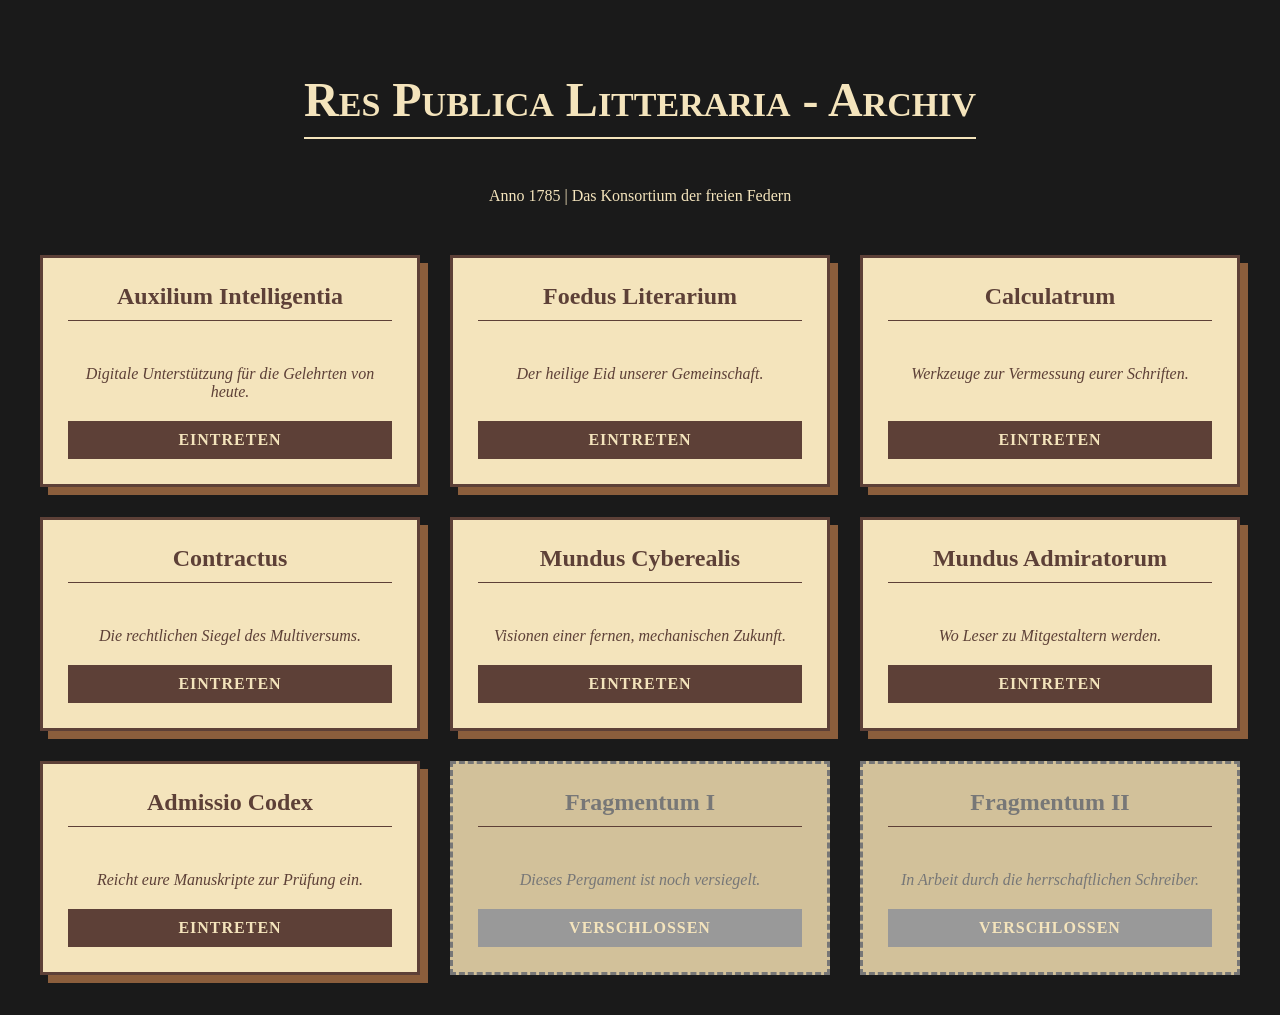
<file: archivum.html>
<!DOCTYPE html>
<html lang="de">
<head>
    <meta charset="UTF-8">
    <title>Archiv des Autoren-Multiversums</title>
    <style>
        body {
            background-color: #1a1a1a; /* Dunkler Hintergrund für Kontrast */
            font-family: 'Georgia', serif;
            color: #5d4037;
            margin: 0;
            padding: 40px;
        }

        .archiv-header {
            text-align: center;
            color: #f4e4bc;
            margin-bottom: 50px;
        }

        .archiv-header h1 {
            font-variant: small-caps;
            font-size: 3em;
            border-bottom: 2px solid #f4e4bc;
            display: inline-block;
            padding-bottom: 10px;
        }

        .archiv-grid {
            display: grid;
            grid-template-columns: repeat(auto-fit, minmax(280px, 1fr));
            gap: 30px;
            max-width: 1200px;
            margin: 0 auto;
        }

        .archiv-box {
            background-color: #f4e4bc; /* Altes Papier-Gelb */
            border: 3px solid #5d4037;
            padding: 25px;
            text-align: center;
            box-shadow: 8px 8px 0px #8b5e3c;
            transition: transform 0.2s;
            display: flex;
            flex-direction: column;
            justify-content: space-between;
        }

        .archiv-box:hover {
            transform: translate(-4px, -4px);
            box-shadow: 12px 12px 0px #8b5e3c;
        }

        .archiv-box h3 {
            margin-top: 0;
            font-size: 1.5em;
            border-bottom: 1px solid #5d4037;
            padding-bottom: 10px;
        }

        .archiv-box p {
            font-style: italic;
            margin: 20px 0;
            flex-grow: 1;
        }

        .button {
            display: block;
            background-color: #5d4037;
            color: #f4e4bc;
            text-decoration: none;
            padding: 10px;
            font-weight: bold;
            text-transform: uppercase;
            letter-spacing: 1px;
        }

        .button:hover {
            background-color: #8b5e3c;
        }

        .locked {
            background-color: #d2c19a;
            color: #777;
            border: 3px dashed #777;
            box-shadow: none;
        }

        .locked .button {
            background-color: #999;
            pointer-events: none;
        }
    </style>
</head>
<body>

    <div class="archiv-header">
        <h1>Res Publica Litteraria - Archiv</h1>
        <p>Anno 1785 | Das Konsortium der freien Federn</p>
    </div>

    <div class="archiv-grid">

        <!-- 1. KI Hilfe -->
        <div class="archiv-box">
            <h3>Auxilium Intelligentia</h3>
            <p>Digitale Unterstützung für die Gelehrten von heute.</p>
            <a href="ki_help.html" class="button">Eintreten</a>
        </div>

        <!-- 2. Pakt -->
        <div class="archiv-box">
            <h3>Foedus Literarium</h3>
            <p>Der heilige Eid unserer Gemeinschaft.</p>
            <a href="pakt.html" class="button">Eintreten</a>
        </div>

        <!-- 3. Rechner -->
        <div class="archiv-box">
            <h3>Calculatrum</h3>
            <p>Werkzeuge zur Vermessung eurer Schriften.</p>
            <a href="rechner.html" class="button">Eintreten</a>
        </div>

        <!-- 4. Vertrag -->
        <div class="archiv-box">
            <h3>Contractus</h3>
            <p>Die rechtlichen Siegel des Multiversums.</p>
            <a href="vertrag.html" class="button">Eintreten</a>
        </div>

        <!-- 5. Cyber -->
        <div class="archiv-box">
            <h3>Mundus Cyberealis</h3>
            <p>Visionen einer fernen, mechanischen Zukunft.</p>
            <a href="cyber.html" class="button">Eintreten</a>
        </div>

        <!-- 6. Fanwelt -->
        <div class="archiv-box">
            <h3>Mundus Admiratorum</h3>
            <p>Wo Leser zu Mitgestaltern werden.</p>
            <a href="fanwelt.html" class="button">Eintreten</a>
        </div>

        <!-- 7. Formular -->
        <div class="archiv-box">
            <h3>Admissio Codex</h3>
            <p>Reicht eure Manuskripte zur Prüfung ein.</p>
            <a href="formular.html" class="button">Eintreten</a>
        </div>

        <!-- 8. Platzhalter 1 -->
        <div class="archiv-box locked">
            <h3>Fragmentum I</h3>
            <p>Dieses Pergament ist noch versiegelt.</p>
            <a href="#" class="button">Verschlossen</a>
        </div>

        <!-- 9. Platzhalter 2 -->
        <div class="archiv-box locked">
            <h3>Fragmentum II</h3>
            <p>In Arbeit durch die herrschaftlichen Schreiber.</p>
            <a href="#" class="button">Verschlossen</a>
        </div>

    </div>

</body>
</html>
</file>
